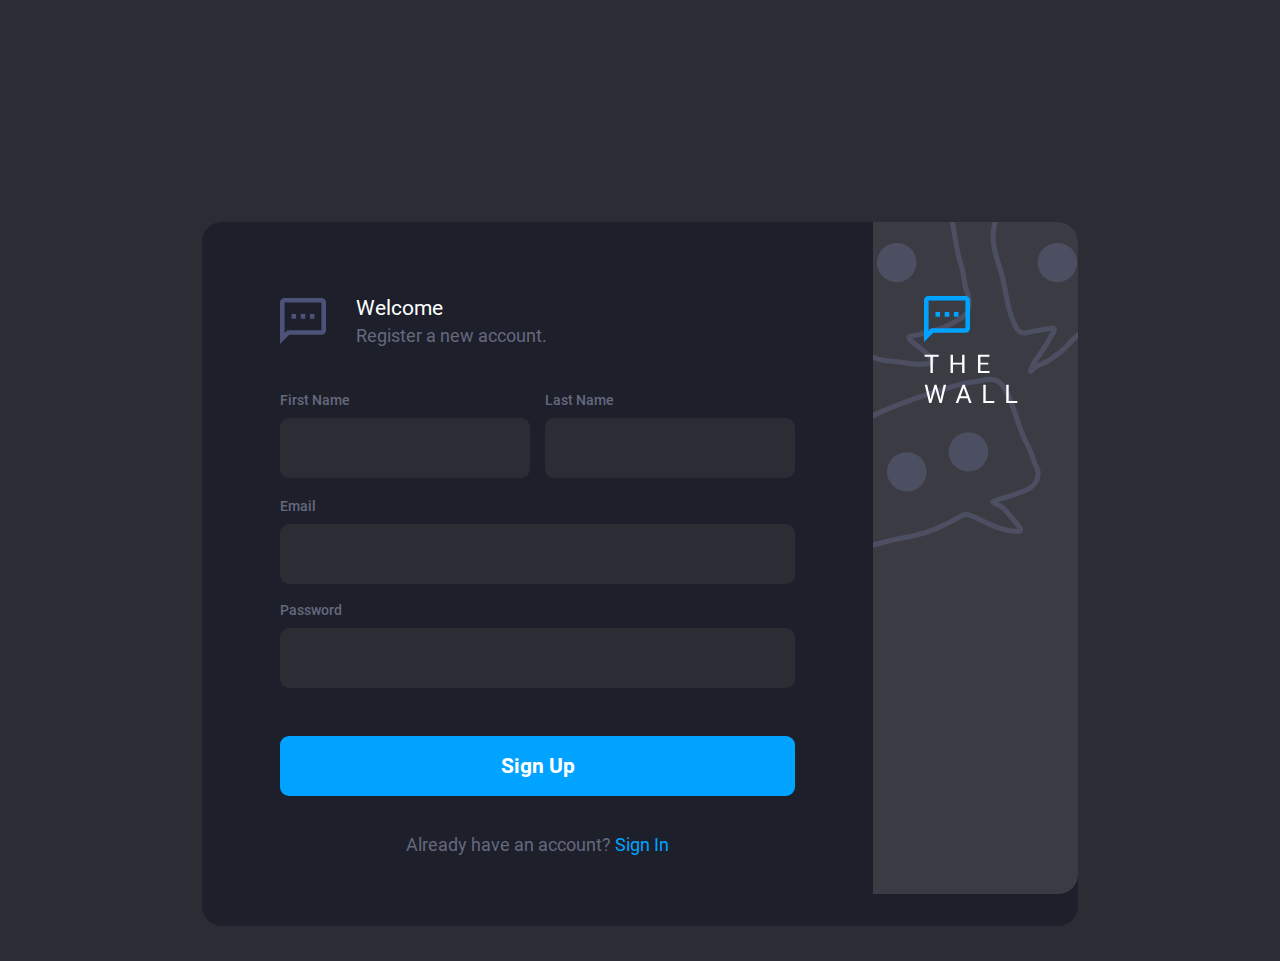
<file: views/index.html>
<!DOCTYPE html>
<html lang="en">
<head>
    <meta charset="UTF-8">
    <meta http-equiv="X-UA-Compatible" content="IE=edge">
    <meta name="viewport" content="width=device-width, initial-scale=1.0">
    <meta name="author" content="Harold Nocos">
    <meta name="description" content="The Wall is a fun place to keep up: with what's going on around places, with your friends and acquaintances, with interesting stories, and thoughts of yourself and the community.">
    <title>The Wall | Access Page</title>
    <link rel="shortcut icon" href="../assets/images/favicon.ico" type="image/x-icon">
    <link rel="stylesheet" href="../assets/css/global.css">
    <link rel="stylesheet" href="../assets/css/index.css">
</head>
<body>
    <div class="container" id="sign_up">
        <div class="form_container">
            <div class="form_header">
                <img src="../assets/images/the_wall_icon.svg" alt="The Wall Icon">
                <h1>Welcome
                    <span>Register a new account.</span>
                </h1>
            </div>
            <form action="../views/timeline.html" id="sign_up_form" class="form" method="post">
                <div class="col_2">
                    <label for="first_name">First Name
                        <input type="text" name="first_name" class="form_input_field" id="first_name">
                    </label>
                    <label for="last_name">Last Name
                        <input type="text" name="last_name" class="form_input_field" id="last_name">
                    </label>
                </div>
                <label for="signup_email" class="row">Email
                    <input type="text" class="form_input_field" id="signup_email" name="signup_email">
                </label>
                <label for="signup_password" class="row">Password
                    <input type="password" class="form_input_field" id="signup_password" name="signup_password">
                </label>
                <button class="form_btn" type="submit">Sign Up</button>
                <p class="access_text">Already have an account? <a id="show_signin" class="select_access_btn" href="#">Sign In</a></p>
            </form>
        </div>
        <div class="banner_container">
            <img src="../assets/images/the_wall_big_logo.svg" alt="The Wall Big Logo">
        </div>
    </div>
    <div class="container hidden" id="sign_in">
        <div class="form_container">
            <div class="form_header">
                <img src="../assets/images/the_wall_icon.svg" alt="The Wall Icon">
                <h1>Welcome
                    <span>Register a new account.</span>
                </h1>
            </div>
            <form action="../views/timeline.html" id="sign_in_form" class="form" method="post">
                <label for="email" class="row">Email
                    <input type="text" class="form_input_field" id="email" name="email">
                </label>
                <label for="password" class="row">Password
                    <input type="password" class="form_input_field" id="password" name="password">
                </label>
                <button class="form_btn" type="submit">Sign In</button>
                <p class="access_text">Don’t have an account? <a id="show_signup" class="select_access_btn" href="#">Sign up</a></p>
            </form>
        </div>
        <div class="banner_container">
            <img src="../assets/images/the_wall_big_logo.svg" alt="The Wall Big Logo">
        </div>
    </div>
    <script src="../assets/js/index.js"></script>
</body>
</html>
</file>
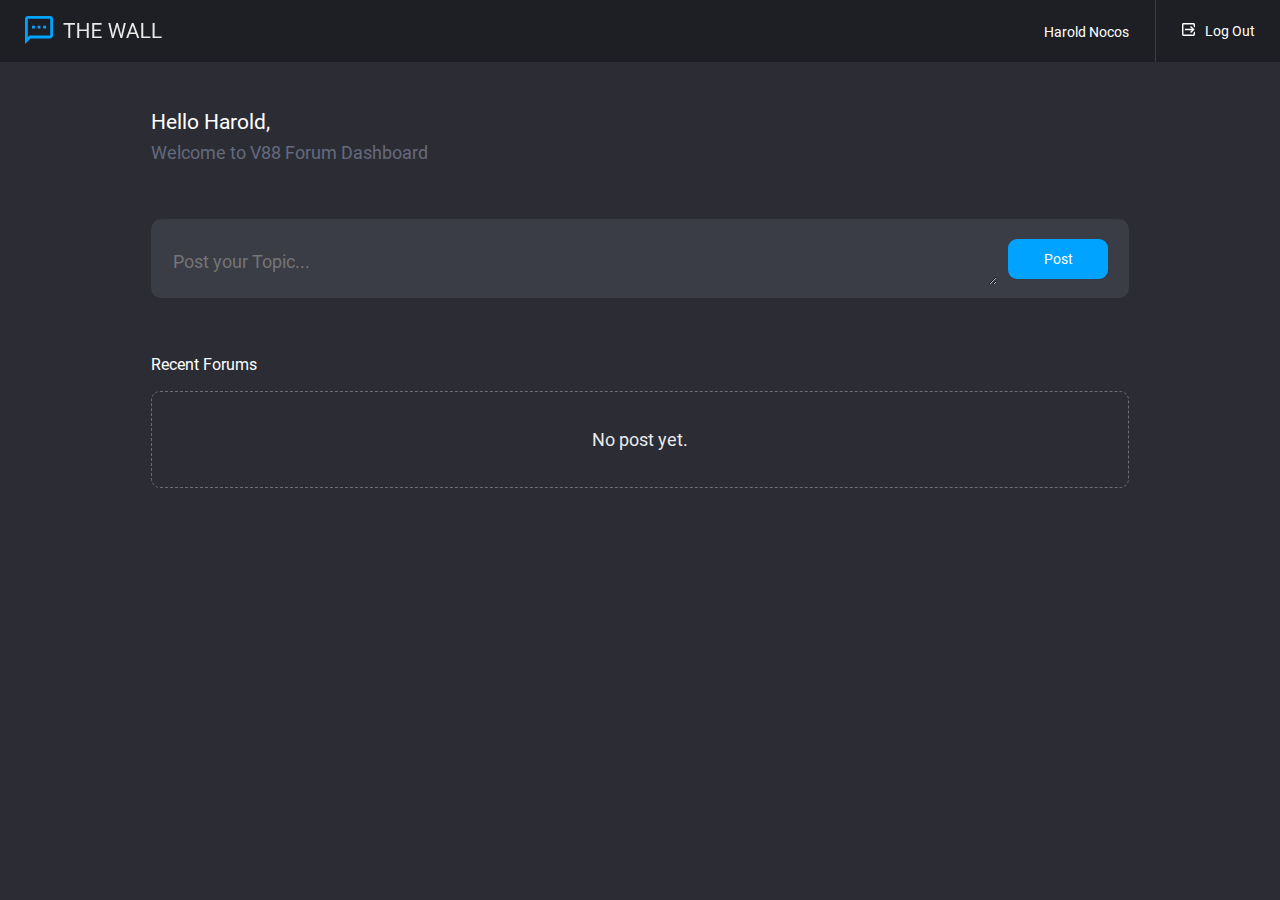
<file: views/timeline.html>
<!DOCTYPE html>
<html lang="en">
<head>
    <meta charset="UTF-8">
    <meta http-equiv="X-UA-Compatible" content="IE=edge">
    <meta name="viewport" content="width=device-width, initial-scale=1.0">
    <meta name="author" content="Harold Nocos">
    <meta name="description" content="The Wall is a fun place to keep up: with what's going on around places, with your friends and acquaintances, with interesting stories, and thoughts of yourself and the community.">
    <title>The Wall | Timeline Page</title>
    <link rel="shortcut icon" href="../assets/images/favicon.ico" type="image/x-icon">
    <link rel="stylesheet" href="../assets/css/global.css">
    <link rel="stylesheet" href="../assets/css/timeline.css">
</head>
<body>
    <nav>
        <a href="index.html" id="the_wall_logo"><img src="../assets/images/the_wall_small_logo.svg" alt="The Wall logo"></a>
        <span class="flex_space"></span>
        <span id="profile_name">Harold Nocos</span>
        <a href="index.html" id="log_out_btn">Log Out</a>
    </nav>
    <main>
        <div class="greet_container">
            <h1>Hello Harold,
                <span>Welcome to V88 Forum Dashboard</span>
            </h1>
        </div>
        <div class="post_container editor">
            <form action="./timeline.html" id="post_form">
                <textarea name="post_text_field" id="post_text_field" placeholder="Post your Topic..."></textarea>
                <button type="submit" class="post_btn">Post</button>
            </form>
        </div>
        <p id="title">Recent Forums</p>
        <div id="forum_container">
            <div id="no_post">
                <p>No post yet.</p>
            </div>
            <div class="topic_container hidden">
                <div class="topic_block">
                    <p class="topic_text">Lorem ipsum dolor sit amet, consectetur adipisicing elit. </p>
                    <div class="topic_details_action_container details_btn">
                        <div class="topic_details">Harold Nocos (few seconds ago) | 0 Responses</div>
                        <div class="topic_action_btn action_btn">
                            <button type="button" class="edit_topic_btn edit_btn"></button>
                            <div class="delete_btn_container">
                                <button class="delete_topic_btn delete_btn"></button>
                                <p class="confirm_text">Confirm Delete?
                                    <button type="button" class="confirm_btn no_btn">No</button>
                                    <button type="button" class="confirm_btn topic_yes_btn">Yes</button>
                                </p>
                            </div>
                        </div>
                    </div>
                </div>
                <div class="edit_topic_container editor hidden">
                    <form action="./timeline.html" class="edit_topic_container_form">
                        <textarea name="edit_topic_container_field" class="edit_topic_container_field"></textarea>
                        <button type="submit">Save</button>
                    </form>
                </div>
                <div class="create_response_container editor">
                    <form action="./timeline.html" class="create_response_form">
                        <textarea name="create_response_field" class="create_response_field" placeholder="Post your Topic..."></textarea>
                        <button type="submit" class="btn_comment">Comment</button>
                    </form>
                </div>
                <div class="response_container">
                    <div class="response_wrapper hidden">
                        <div class="response_block">
                            <p class="response_text">Lorem ipsum dolor sit amet consectetur adipisicing elit. </p>
                            <div class="topic_details_action_container details_btn">
                                <p class="response_details">Harold Nocos (few seconds ago)</p>
                                <div class="response_action_btn action_btn">
                                    <button type="button" class="edit_response_btn edit_btn"></button>
                                    <div class="delete_btn_container">
                                        <button type="button" class="delete_response_btn delete_btn"></button>
                                        <p class="confirm_text">Confirm Delete?
                                            <button type="button" class="confirm_btn no_btn">No</button>
                                            <button type="button" class="confirm_btn response_yes_btn">Yes</button>
                                        </p>
                                    </div>
                                </div>
                            </div>
                        </div>
                        <div class="edit_response_container editor hidden">
                            <form action="./timeline.html" class="edit_response_form editor">
                                <textarea name="edit_response_field" class="edit_response_field" placeholder="Post your Topic..."></textarea>
                                <button type="submit" class="save_response_btn">Save</button>
                            </form>
                        </div>
                    </div>
                </div>
            </div>
        </div>
    </main>
    <script src="../assets/js/timeline.js"></script>
</body>
</html>
</file>
<file: assets/css/global.css>
* {
  margin: 0;
  padding: 0;
  box-sizing: border-box;
}
@font-face {
  font-family: 'Roboto-Regular';
  src: url('../fonts/Roboto-Regular.ttf');
}
@font-face {
  font-family: 'Roboto-Italic';
  src: url('../fonts/Roboto-Italic.ttf');
}
@font-face {
  font-family: 'Roboto-Medium';
  src: url('../fonts/Roboto-Medium.ttf');
}
@font-face {
  font-family: 'Roboto-Bold';
  src: url('../fonts/Roboto-Bold.ttf');
}
body {
  background-color: #2C2D34;
}
a {
  transition: all 0.21s ease-in-out;
}
a:hover {
  opacity: 0.8;
}
input:-webkit-autofill,
input:-webkit-autofill:hover,
input:-webkit-autofill:focus {
  -webkit-text-fill-color: #FFF !important;
  -webkit-box-shadow: 0 0 0 40rem #2C2D34 inset;
  border: 1px solid #00A3FF;
  transition: background-color 5000s ease-in-out 0s;
}
</file>
<file: assets/css/index.css>
* {
  margin: 0;
  padding: 0;
  box-sizing: border-box;
}
@font-face {
  font-family: 'Roboto-Regular';
  src: url('../fonts/Roboto-Regular.ttf');
}
@font-face {
  font-family: 'Roboto-Italic';
  src: url('../fonts/Roboto-Italic.ttf');
}
@font-face {
  font-family: 'Roboto-Medium';
  src: url('../fonts/Roboto-Medium.ttf');
}
@font-face {
  font-family: 'Roboto-Bold';
  src: url('../fonts/Roboto-Bold.ttf');
}
body {
  background-color: #2C2D34;
}
a {
  transition: all 0.21s ease-in-out;
}
a:hover {
  opacity: 0.8;
}
input:-webkit-autofill,
input:-webkit-autofill:hover,
input:-webkit-autofill:focus {
  -webkit-text-fill-color: #FFF !important;
  -webkit-box-shadow: 0 0 0 40rem #2C2D34 inset;
  border: 1px solid #00A3FF;
  transition: background-color 5000s ease-in-out 0s;
}
body {
  padding: 35px;
}
.container {
  background-color: #1D1F2B;
  border-radius: 20px;
  column-gap: 78px;
  display: flex;
  margin: 187px auto 0;
  max-width: 876px;
  padding: 74px 0 71px 78px;
  position: relative;
}
.container.hidden {
  display: none;
}
.container .form_header {
  display: flex;
  margin-bottom: 46px;
}
.container .form_header img {
  margin-right: 30px;
}
.container .form_header h1 {
  color: #FFF;
  font: 21px/25px 'Roboto-Regular', tahoma, verdana, arial, sans-serif;
}
.container .form_header span {
  color: #65697D;
  display: block;
  font: 18px/21px 'Roboto-Regular', tahoma, verdana, arial, sans-serif;
  margin-top: 4px;
}
.container label {
  color: #65697D;
  font: 14px/16px 'Roboto-Medium', tahoma, verdana, arial, sans-serif;
}
.container .col_2 {
  display: flex;
  gap: 15px;
  margin-bottom: 20px;
}
.container .col_2 label {
  width: 50%;
}
.container .row {
  display: block;
  margin-bottom: 18px;
}
.container .form_input_field {
  background-color: #2C2D34;
  border-radius: 9px;
  border: none;
  color: #FFF;
  display: block;
  font: 16px/16px 'Roboto-Regular', tahoma, verdana, arial, sans-serif;
  height: 60px;
  margin-top: 10px;
  padding: 24px 20px;
  width: 100%;
}
.container .form_input_field:focus,
.container .form_input_field:focus-visible {
  border: 1px solid #00A3FF !important;
  outline: none;
}
.container .form_input_field.input_error {
  border: 1px solid #EB5757;
}
.container .form_btn {
  background-color: #00A3FF;
  border-radius: 9px;
  border: none;
  color: #FFF;
  cursor: pointer;
  font: 21px/25px 'Roboto-Bold', tahoma, verdana, arial, sans-serif;
  height: 60px;
  margin: 30px 0 38px;
  outline: none;
  transition: all 0.21s ease-in-out;
  width: 100%;
}
.container .form_btn:hover {
  opacity: 0.8;
}
.container .access_text {
  color: #65697D;
  font: 18px/21px 'Roboto-Regular', tahoma, verdana, arial, sans-serif;
  text-align: center;
}
.container .access_text a {
  color: #00A3FF;
  text-decoration: none;
}
.container .form_container {
  width: calc(100% - 283px);
}
.container .banner_container {
  background-color: #3B3C43;
  background: url("../images/the_wall_banner.png") no-repeat;
  border-radius: 0 20px 20px 0;
  height: 100%;
  position: absolute;
  right: 0;
  top: 0;
  width: 205px;
}
.container .banner_container img {
  margin: 74px 0 0 51px;
}
@media only screen and (max-width: 768px) {
  .container {
    padding-right: 78px;
  }
  .container .col_2 {
    display: block;
  }
  .container .col_2 #first_name {
    margin-bottom: 12px;
  }
  .container .form_container {
    width: 100%;
  }
  .container .banner_container {
    display: none;
  }
}
@media only screen and (max-width: 640px) {
  .container {
    margin-top: 0;
  }
}
@media only screen and (max-width: 640px) {
  .container {
    display: block;
    padding: 35px;
  }
}
</file>
<file: assets/css/timeline.css>
* {
  margin: 0;
  padding: 0;
  box-sizing: border-box;
}
@font-face {
  font-family: 'Roboto-Regular';
  src: url('../fonts/Roboto-Regular.ttf');
}
@font-face {
  font-family: 'Roboto-Italic';
  src: url('../fonts/Roboto-Italic.ttf');
}
@font-face {
  font-family: 'Roboto-Medium';
  src: url('../fonts/Roboto-Medium.ttf');
}
@font-face {
  font-family: 'Roboto-Bold';
  src: url('../fonts/Roboto-Bold.ttf');
}
body {
  background-color: #2C2D34;
}
a {
  transition: all 0.21s ease-in-out;
}
a:hover {
  opacity: 0.8;
}
input:-webkit-autofill,
input:-webkit-autofill:hover,
input:-webkit-autofill:focus {
  -webkit-text-fill-color: #FFF !important;
  -webkit-box-shadow: 0 0 0 40rem #2C2D34 inset;
  border: 1px solid #00A3FF;
  transition: background-color 5000s ease-in-out 0s;
}
nav {
  align-items: center;
  background-color: #1E1F25;
  color: #FFF;
  display: flex;
  font: 14px/16px 'Roboto-Regular', tahoma, verdana, arial, sans-serif;
  height: 62px;
  justify-content: space-between;
  padding: 0 25px;
}
nav .flex_space {
  flex: 1;
}
nav #profile_name {
  border-right: 1px solid #3A3C46;
  height: 100%;
  padding: 24px 26px;
}
nav #log_out_btn {
  color: #FFF;
  padding-left: 26px;
  text-decoration: none;
}
nav #log_out_btn::before {
  background: url("../images/the_wall_sprite_icon.svg") no-repeat -84px 0;
  content: "";
  display: inline-block;
  height: 13px;
  margin-right: 10px;
  vertical-align: top;
  width: 13px;
}
main {
  margin: 48px auto 0;
  max-width: 978px;
}
main .greet_container {
  margin-bottom: 56px;
}
main .greet_container h1 {
  color: #FFF;
  font: 21px/25px 'Roboto-Regular', tahoma, verdana, arial, sans-serif;
}
main .greet_container h1 span {
  color: #65697D;
  display: block;
  font: 18px/21px 'Roboto-Regular', tahoma, verdana, arial, sans-serif;
  margin-top: 7px;
}
main .post_container #post_form {
  margin-bottom: 57px;
}
main .editor {
  background-color: #3A3C46;
  border-radius: 10px;
}
main .editor form {
  align-items: center;
  border-radius: 10px;
  border: 1px solid transparent;
  display: flex;
  gap: 10px;
  justify-content: space-between;
  margin-bottom: 60px;
  padding: 0 20px;
}
main .editor form.active {
  border: 1px solid #00A3FF;
}
main .editor form.input_error {
  border: 1px solid #EB5757;
}
main .editor form textarea {
  background-color: #3A3C46;
  border: 1px solid transparent;
  color: #FFF;
  font: 18px/25px 'Roboto-Regular', tahoma, verdana, arial, sans-serif;
  height: 38px;
  margin: 28px 0 11px;
  max-height: 500px;
  min-height: 38px;
  outline: none;
  padding-right: 20px;
  position: relative;
  resize: vertical;
  width: 100%;
}
main .editor form button {
  background-color: #00A3FF;
  border-radius: 9px;
  border: none;
  color: #FFF;
  cursor: pointer;
  font: 14px/40px 'Roboto-Regular', tahoma, verdana, arial, sans-serif;
  min-width: 100px;
  transition: all 0.21s ease-in-out;
}
main .editor form button:hover {
  background-color: #0B54C1;
}
main .edit_topic_container.editor form {
  margin-bottom: 30px;
}
main #title {
  color: #FFF;
  font: 16px/19px 'Roboto-Regular', tahoma, verdana, arial, sans-serif;
  margin-bottom: 17px;
}
main #no_post {
  background-color: transparent;
  border-radius: 9px;
  border: 1px dashed #6D6E75;
  color: #EAEAEB;
  font: 18px/19px 'Roboto-Regular', tahoma, verdana, arial, sans-serif;
  padding: 38px 0;
  text-align: center;
}
main #forum_container .topic_container {
  background-color: #1E1F25;
  border-radius: 10px;
  margin-bottom: 30px;
  padding: 24px 30px 30px;
}
main #forum_container .topic_container .topic_block .delete_container {
  display: flex;
  align-items: center;
}
main #forum_container .topic_container .topic_block .delete_container.active .delete_topic_btn {
  pointer-events: none;
}
main #forum_container .topic_container .topic_block .delete_container.active .confirm_text {
  display: flex;
}
main #forum_container .topic_container .topic_block .delete_container .confirm_text {
  display: none;
}
main #forum_container .topic_container .topic_text {
  color: #FFF;
  font: 16px/25px 'Roboto-Italic', tahoma, verdana, arial, sans-serif;
  margin-bottom: 5px;
  overflow: hidden;
  text-overflow: ellipsis;
  width: calc(100% - 102px);
}
main #forum_container .topic_container .topic_block .details_btn,
main #forum_container .topic_container .response_block .details_btn {
  display: flex;
  justify-content: space-between;
  align-items: center;
  margin-bottom: 25px;
}
main #forum_container .topic_container .topic_block .details_btn .topic_details,
main #forum_container .topic_container .response_block .details_btn .topic_details,
main #forum_container .topic_container .topic_block .details_btn .response_details,
main #forum_container .topic_container .response_block .details_btn .response_details {
  align-items: center;
  color: #9595E9;
  display: flex;
  font: 14px/16px 'Roboto-Regular', tahoma, verdana, arial, sans-serif;
  justify-content: space-between;
}
main #forum_container .topic_container .topic_block:hover .action_btn,
main #forum_container .topic_container .response_block:hover .action_btn {
  transition: all 0.21s ease-in-out;
  opacity: 1;
  pointer-events: all;
}
main #forum_container .topic_container .topic_block .action_btn,
main #forum_container .topic_container .response_block .action_btn {
  display: flex;
  align-items: center;
  opacity: 0;
  pointer-events: none;
  gap: 6px;
}
main #forum_container .topic_container .topic_block .action_btn .edit_btn,
main #forum_container .topic_container .response_block .action_btn .edit_btn {
  background-color: #32333C;
  border-radius: 4px;
  border: 1px solid #606066;
  cursor: pointer;
  height: 29px;
  transition: all 0.21s ease-in-out;
  width: 29px;
}
main #forum_container .topic_container .topic_block .action_btn .edit_btn::after,
main #forum_container .topic_container .response_block .action_btn .edit_btn::after {
  background: url("../images/the_wall_sprite_icon.svg") no-repeat;
  background-position: 0 0;
  content: "";
  display: inline-block;
  height: 12px;
  width: 12px;
}
main #forum_container .topic_container .topic_block .action_btn .edit_btn:hover,
main #forum_container .topic_container .response_block .action_btn .edit_btn:hover {
  background-color: #9999FF;
  border: 1px solid #FFF;
}
main #forum_container .topic_container .topic_block .action_btn .edit_btn:hover::after,
main #forum_container .topic_container .response_block .action_btn .edit_btn:hover::after {
  background-position: -42px 0;
}
main #forum_container .topic_container .topic_block .action_btn .delete_btn_container,
main #forum_container .topic_container .response_block .action_btn .delete_btn_container {
  align-items: center;
  background-color: #32333C;
  border-radius: 4px;
  border: 1px solid #606066;
  display: flex;
}
main #forum_container .topic_container .topic_block .action_btn .delete_btn_container .delete_btn,
main #forum_container .topic_container .response_block .action_btn .delete_btn_container .delete_btn {
  background-color: #32333C;
  border-radius: 4px;
  border: none;
  cursor: pointer;
  height: 27px;
  outline: none;
  transition: all 0.21s ease-in-out;
  width: 28px;
}
main #forum_container .topic_container .topic_block .action_btn .delete_btn_container .delete_btn::after,
main #forum_container .topic_container .response_block .action_btn .delete_btn_container .delete_btn::after {
  background: url("../images//the_wall_sprite_icon.svg") no-repeat -21px 0;
  content: "";
  display: inline-block;
  height: 12px;
  width: 12px;
}
main #forum_container .topic_container .topic_block .action_btn .delete_btn_container .delete_btn:hover,
main #forum_container .topic_container .response_block .action_btn .delete_btn_container .delete_btn:hover {
  background-color: #9999FF;
  border: 1px solid #FFF;
}
main #forum_container .topic_container .topic_block .action_btn .delete_btn_container .delete_btn:hover::after,
main #forum_container .topic_container .response_block .action_btn .delete_btn_container .delete_btn:hover::after {
  background-position: -63px 0;
}
main #forum_container .topic_container .topic_block .action_btn .delete_btn_container .confirm_text,
main #forum_container .topic_container .response_block .action_btn .delete_btn_container .confirm_text {
  color: #FFF;
  display: none;
  font: 10px/12px 'Roboto-Medium', tahoma, verdana, arial, sans-serif;
  gap: 8px;
  margin: 0 8px;
}
main #forum_container .topic_container .topic_block .action_btn .delete_btn_container .confirm_text .confirm_btn,
main #forum_container .topic_container .response_block .action_btn .delete_btn_container .confirm_text .confirm_btn {
  background-color: transparent;
  border: none;
  cursor: pointer;
  font: 10px/12px 'Roboto-Medium', tahoma, verdana, arial, sans-serif;
  transition: all 0.21s ease-in-out;
}
main #forum_container .topic_container .topic_block .action_btn .delete_btn_container .confirm_text .confirm_btn:hover,
main #forum_container .topic_container .response_block .action_btn .delete_btn_container .confirm_text .confirm_btn:hover {
  opacity: 0.8;
}
main #forum_container .topic_container .topic_block .action_btn .delete_btn_container .confirm_text .no_btn,
main #forum_container .topic_container .response_block .action_btn .delete_btn_container .confirm_text .no_btn {
  color: #65697D;
}
main #forum_container .topic_container .topic_block .action_btn .delete_btn_container .confirm_text .topic_yes_btn,
main #forum_container .topic_container .response_block .action_btn .delete_btn_container .confirm_text .topic_yes_btn,
main #forum_container .topic_container .topic_block .action_btn .delete_btn_container .confirm_text .response_yes_btn,
main #forum_container .topic_container .response_block .action_btn .delete_btn_container .confirm_text .response_yes_btn {
  color: #A3A3FF;
}
main #forum_container .topic_container .topic_block .action_btn .delete_btn_container.active .delete_btn,
main #forum_container .topic_container .response_block .action_btn .delete_btn_container.active .delete_btn {
  border-radius: 0;
  border-right: 1px solid #606066;
  pointer-events: none;
}
main #forum_container .topic_container .topic_block .action_btn .delete_btn_container.active .confirm_text,
main #forum_container .topic_container .response_block .action_btn .delete_btn_container.active .confirm_text {
  display: flex !important;
}
main #forum_container .topic_container .topic_block .response_text,
main #forum_container .topic_container .response_block .response_text {
  color: #888A95;
  font: 16px/25px 'Roboto-Italic', tahoma, verdana, arial, sans-serif;
  margin-bottom: 5px;
  overflow: hidden;
  text-overflow: ellipsis;
  width: calc(100% - 102px);
}
main #forum_container .topic_container .response_wrapper .response_block {
  margin-top: 30px;
}
main #forum_container .topic_container .response_wrapper .response_block .delete_container {
  display: flex;
  align-items: center;
}
main #forum_container .topic_container .response_wrapper .response_block .delete_container.active .delete_response_btn {
  pointer-events: none;
}
main #forum_container .topic_container .response_wrapper .response_block .delete_container.active .confirm_text {
  display: flex;
}
main #forum_container .topic_container .response_wrapper .response_block .delete_container .confirm_text {
  display: none;
}
main #forum_container .topic_container .edit_response_container .edit_response_form {
  margin-bottom: 0;
}
main #forum_container .topic_container .create_response_container .create_response_form {
  margin-bottom: 0;
}
.hidden {
  display: none !important;
}
body::-webkit-scrollbar,
textarea::-webkit-scrollbar {
  width: 8px;
}
body::-webkit-scrollbar-thumb,
textarea::-webkit-scrollbar-thumb {
  background-color: #9496A1;
  border-radius: 8px;
  width: 16px;
}
@media only screen and (max-width: 1024px) {
  main {
    margin: 48px 35px;
  }
}
@media only screen and (max-width: 768px) {
  #profile_name {
    display: none;
  }
  #log_out_btn {
    color: transparent !important;
    padding: 14px 0 0 26px;
    width: 35px;
  }
}
</file>
